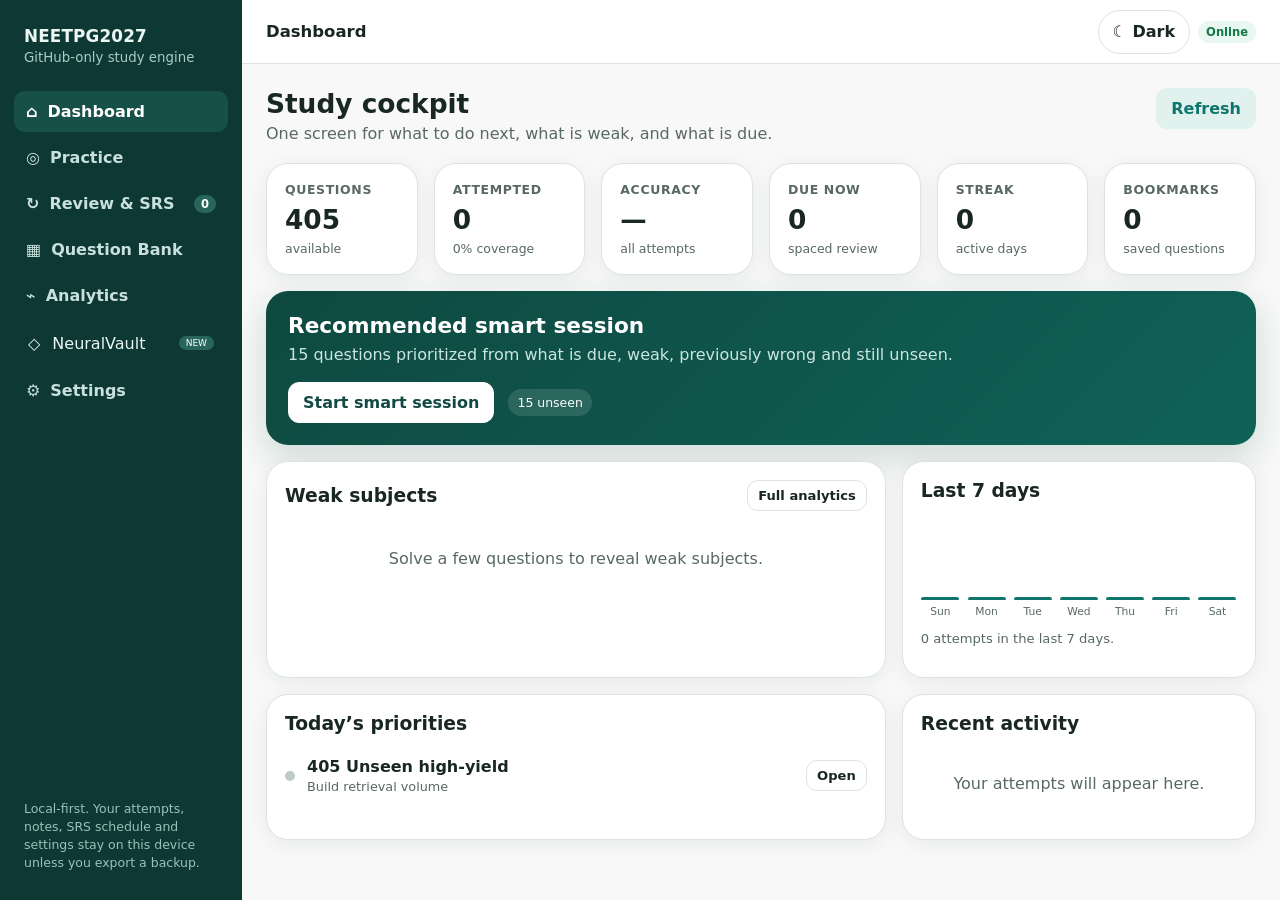
<file: index.html>
<!doctype html>
<html lang="en">
<head>
  <meta charset="utf-8">
  <meta name="viewport" content="width=device-width,initial-scale=1,viewport-fit=cover">
  <meta name="theme-color" content="#0f544b">
  <meta name="apple-mobile-web-app-capable" content="yes">
  <meta name="apple-mobile-web-app-status-bar-style" content="default">
  <meta name="apple-mobile-web-app-title" content="NEETPG2027">
  <title>NEETPG2027 Study Engine</title>
  <link rel="manifest" href="manifest.webmanifest">
  <link rel="apple-touch-icon" href="assets/app-icon.svg">
  <link rel="stylesheet" href="assets/app.css">
<style>.nav-vault-link{display:flex;align-items:center;gap:12px;width:100%;min-height:44px;padding:0 14px;border-radius:10px;color:inherit;text-decoration:none}.nav-vault-link:hover{background:var(--surface-2,#eef4f2)}.nav-vault-link .badge{margin-left:auto;font-size:9px}.review-subnav{display:flex;gap:8px;flex-wrap:wrap;margin:0 0 16px}.review-subnav .chip{min-width:112px}.review-stats{grid-template-columns:repeat(4,1fr)!important}@media(max-width:850px){.review-stats{grid-template-columns:repeat(2,1fr)!important}}</style>
</head>
<body>
<div class="mobile-overlay" id="mobileOverlay"></div>
<div class="app">
  <aside class="sidebar" id="sidebar">
    <div class="brand"><strong>NEETPG2027</strong><small>GitHub-only study engine</small></div>
    <nav class="nav">
      <button class="active" data-view="dashboard">⌂ <span>Dashboard</span></button>
      <button data-view="practice">◎ <span>Practice</span></button>
      <button data-view="review">↻ <span>Review & SRS</span><span class="badge" id="navDue">0</span></button>
      <button data-view="bank">▦ <span>Question Bank</span></button>
      <button data-view="analytics">⌁ <span>Analytics</span></button>
      <a class="nav-vault-link" href="neuralvault/">◇ <span>NeuralVault</span><span class="badge">NEW</span></a>
      <button data-view="settings">⚙ <span>Settings</span></button>
    </nav>
    <div class="sidebar-footer">Local-first. Your attempts, notes, SRS schedule and settings stay on this device unless you export a backup.</div>
  </aside>

  <main class="main">
    <header class="topbar">
      <button class="btn icon menu-btn" id="menuBtn" aria-label="Menu">☰</button>
      <h1 id="topTitle">Dashboard</h1>
      <div class="spacer"></div>
      <div class="top-actions">
        <button class="btn theme-toggle" id="themeToggle" type="button" aria-label="Switch to dark mode" aria-pressed="false">☾ Dark</button>
        <span class="tag hide-mobile" id="offlineBadge">Online</span>
      </div>
    </header>

    <div class="content">
      <section class="view active" id="view-dashboard">
        <div class="page-head"><div><h2>Study cockpit</h2><p>One screen for what to do next, what is weak, and what is due.</p></div><button class="btn soft" id="refreshDashboard">Refresh</button></div>
        <div class="grid stats">
          <div class="card stat-card"><span class="stat-label">Questions</span><strong class="stat-number" id="statTotal">100</strong><span class="stat-note">available</span></div>
          <div class="card stat-card"><span class="stat-label">Attempted</span><strong class="stat-number" id="statAttempted">0</strong><span class="stat-note" id="statCoverage">0% coverage</span></div>
          <div class="card stat-card"><span class="stat-label">Accuracy</span><strong class="stat-number" id="statAccuracy">—</strong><span class="stat-note">all attempts</span></div>
          <div class="card stat-card"><span class="stat-label">Due now</span><strong class="stat-number" id="statDue">0</strong><span class="stat-note">spaced review</span></div>
          <div class="card stat-card"><span class="stat-label">Streak</span><strong class="stat-number" id="statStreak">0</strong><span class="stat-note">active days</span></div>
          <div class="card stat-card"><span class="stat-label">Bookmarks</span><strong class="stat-number" id="statBookmarks">0</strong><span class="stat-note">saved questions</span></div>
        </div>

        <div class="card hero" style="margin-top:16px">
          <h3>Recommended smart session</h3>
          <p id="smartDescription">Building a queue from due reviews, previous mistakes, weak subjects and unseen high-yield questions.</p>
          <div class="hero-row"><button class="btn primary" id="startSmart">Start smart session</button><div class="hero-mix" id="smartMix"></div></div>
        </div>

        <div class="grid two" style="margin-top:16px">
          <div class="card"><div class="section-title" style="margin-top:0"><h3>Weak subjects</h3><button class="btn small" data-view-jump="analytics">Full analytics</button></div><div id="weakSubjects" class="bar-list"></div></div>
          <div class="card"><h3>Last 7 days</h3><div id="activityChart" class="activity"></div><p class="muted small" id="activityCaption"></p></div>
        </div>
        <div class="grid two" style="margin-top:16px">
          <div class="card"><h3>Today’s priorities</h3><div id="todayPlan" class="list"></div></div>
          <div class="card"><h3>Recent activity</h3><div id="recentActivity" class="list"></div></div>
        </div>
      </section>

      <section class="view" id="view-practice">
        <div class="page-head"><div><h2>Practice</h2><p>Build a targeted session or let the adaptive queue decide.</p></div></div>
        <div class="card" id="practiceSetup">
          <div class="section-title" style="margin-top:0"><h3>Session builder</h3><div class="chips" id="presetChips"><button class="chip" data-preset="rapid">Rapid 15</button><button class="chip" data-preset="inicet">INI-CET 25</button><button class="chip" data-preset="errors">Error drill</button><button class="chip" data-preset="grand">100 Q mock</button></div></div>
          <div class="form-grid">
            <div class="field"><label>Mode</label><select id="pMode"><option value="smart">Smart adaptive</option><option value="unseen">New / unseen</option><option value="due">Due review</option><option value="incorrect">Incorrect</option><option value="bookmarked">Bookmarked</option><option value="all">All questions</option></select></div>
            <div class="field"><label>Subject</label><select id="pSubject"><option value="all">All subjects</option></select></div>
            <div class="field"><label>Topic</label><select id="pTopic"><option value="all">All topics</option></select></div>
            <div class="field"><label>Difficulty</label><select id="pDifficulty"><option value="all">Any</option><option value="1">Easy</option><option value="2">Medium</option><option value="3">Hard</option></select></div>
            <div class="field"><label>Clinical</label><select id="pClinical"><option value="all">Any</option><option value="yes">Clinical only</option><option value="no">Non-clinical</option></select></div>
            <div class="field"><label>Integrated</label><select id="pIntegrated"><option value="all">Any</option><option value="yes">Integrated only</option><option value="no">Single-subject</option></select></div>
            <div class="field"><label>Questions</label><select id="pCount"><option>5</option><option>10</option><option selected>15</option><option>25</option><option>50</option><option>100</option></select></div>
            <div class="field"><label>Feedback</label><select id="pFeedback"><option value="instant">Instant explanation</option><option value="exam">Exam mode, review later</option></select></div>
            <div class="field"><label>Timer</label><select id="pTimer"><option value="off">Off</option><option value="question">Per question</option><option value="session">Whole session</option></select></div>
            <div class="field"><label>Seconds / question</label><input id="pSeconds" type="number" min="10" max="600" value="60"></div>
            <div class="field"><label>Order</label><select id="pOrder"><option value="adaptive">Adaptive priority</option><option value="random">Random</option><option value="weakest">Weakest first</option></select></div>
            <div class="field"><label>Options</label><select id="pShuffle"><option value="default">Use preference</option><option value="yes">Shuffle options</option><option value="no">Keep original</option></select></div>
          </div>
          <div style="margin-top:16px;display:flex;gap:10px;flex-wrap:wrap"><button class="btn primary" id="startCustom">Start session</button><button class="btn" id="savePreset">Save as preset</button><select class="btn" id="savedPresets"><option value="">Saved presets…</option></select></div>
        </div>

        <div class="practice-shell hidden" id="practiceShell">
          <div class="card question-card">
            <div class="q-top"><span class="tag" id="qProgress">1 / 15</span><span class="tag" id="qSubject"></span><span class="tag" id="qTopic"></span><span class="tag" id="qDifficulty"></span><span class="spacer"></span><span class="tag" id="qTimer">00:00</span></div>
            <div class="progress-track"><div class="progress-fill" id="qProgressFill"></div></div>
            <h3 class="stem" id="qStem"></h3>
            <div class="options" id="qOptions"></div>
            <div class="q-actions">
              <div class="q-tools"><button class="btn small" id="qBookmark">☆ Bookmark</button><button class="btn small" id="qFlag">⚑ Flag</button><button class="btn small" id="qEliminate">Eliminate mode</button><button class="btn small" id="qSkip">Skip</button></div>
              <div class="confidence"><span class="small muted">Confidence</span><button data-confidence="1">1</button><button data-confidence="2">2</button><button data-confidence="3">3</button><button data-confidence="4">4</button><button data-confidence="5">5</button></div>
              <button class="btn primary" id="qSubmit">Lock answer</button>
            </div>
            <div class="feedback hidden" id="qFeedback">
              <div class="feedback-head"><span class="tag" id="feedbackTag"></span><h3 id="feedbackTitle"></h3></div>
              <p id="feedbackExplanation"></p><p class="muted small" id="feedbackReference"></p>
              <div class="form-grid" style="grid-template-columns:1fr 2fr;margin-top:12px">
                <div class="field"><label>Mistake category</label><select id="mistakeCategory"><option value="">Not applicable / choose</option><option>Knowledge gap</option><option>Forgot fact</option><option>Confused options</option><option>Misread stem</option><option>Overthinking</option><option>Guessing</option><option>Time pressure</option><option>Calculation error</option><option>Other</option></select></div>
                <div class="field"><label>One-line note</label><input id="attemptNote" placeholder="What should future-you remember?"></div>
              </div>
              <div class="note-box"><textarea id="questionNote" placeholder="Personal note for this question…"></textarea></div>
              <div class="review-buttons" aria-label="Optional review rating"><button class="btn" data-rating="again">Again</button><button class="btn" data-rating="hard">Hard</button><button class="btn" data-rating="good">Good</button><button class="btn" data-rating="easy">Easy</button></div>
              <div style="display:flex;justify-content:flex-end;margin-top:12px"><button class="btn primary" id="qNext">Next question</button></div>
            </div>
          </div>
        </div>

        <div class="card hidden session-summary" id="sessionSummary">
          <div class="score-ring" id="scoreRing" style="--score:0deg"><strong id="summaryScore">0%</strong></div>
          <h3>Session complete</h3><p class="muted" id="summaryText"></p>
          <div class="chips" id="summaryChips" style="justify-content:center;margin:14px 0"></div>
          <div style="display:flex;justify-content:center;gap:10px;flex-wrap:wrap"><button class="btn primary" id="reviewSession">Review answers</button><button class="btn" id="newSession">New session</button></div>
        </div>
      </section>

      <section class="view" id="view-review">
        <div class="page-head"><div><h2>Review & spaced repetition</h2><p>Due cards, persistent errors, notes and bookmarks in one retrieval queue.</p></div><button class="btn primary" id="startDue">Start due review</button></div>
        <div class="review-subnav" role="tablist" aria-label="Revision views">
          <button class="chip active" id="reviewTabQuick" type="button" role="tab" aria-selected="true" aria-controls="reviewPanelQuick" tabindex="0" data-review-tab="quick">Quick Revise</button>
          <button class="chip" id="reviewTabBookmarks" type="button" role="tab" aria-selected="false" aria-controls="reviewPanelBookmarks" tabindex="-1" data-review-tab="bookmarks">Bookmarks</button>
          <button class="chip" id="reviewTabNotes" type="button" role="tab" aria-selected="false" aria-controls="reviewPanelNotes" tabindex="-1" data-review-tab="notes">Notes</button>
        </div>
        <div id="reviewPanelQuick" role="tabpanel" aria-labelledby="reviewTabQuick" data-review-panel="quick">
          <div class="grid stats review-stats">
            <div class="card stat-card"><span class="stat-label">Due</span><strong class="stat-number" id="reviewDue">0</strong></div>
            <div class="card stat-card"><span class="stat-label">Incorrect to recover</span><strong class="stat-number" id="reviewIncorrect">0</strong></div>
            <div class="card stat-card"><span class="stat-label">Bookmarked</span><strong class="stat-number" id="reviewBookmarks">0</strong></div>
            <div class="card stat-card"><span class="stat-label">Notes</span><strong class="stat-number" id="reviewNotes">0</strong></div>
          </div>
          <div class="grid two" style="margin-top:16px"><div class="card"><h3>Due now</h3><div id="dueList" class="list"></div></div><div class="card"><h3>Incorrect to recover</h3><p class="muted small">Repeated errors stay here until you demonstrate recovery with consecutive correct recalls.</p><div id="wrongList" class="list"></div></div></div>
        </div>
        <div class="hidden" id="reviewPanelBookmarks" role="tabpanel" aria-labelledby="reviewTabBookmarks" aria-hidden="true" data-review-panel="bookmarks"><div class="card"><h3>Bookmarks</h3><p class="muted small">Saved questions ready for targeted retrieval.</p><div id="bookmarkList" class="list"></div></div></div>
        <div class="hidden" id="reviewPanelNotes" role="tabpanel" aria-labelledby="reviewTabNotes" aria-hidden="true" data-review-panel="notes"><div class="card"><h3>My notes</h3><p class="muted small">Personal recall cues attached to questions.</p><div id="notesList" class="list"></div></div></div>
      </section>

      <section class="view" id="view-bank">
        <div class="page-head"><div><h2>Question bank</h2><p>Search, filter, inspect, import and launch a session from any subset.</p></div><div style="display:flex;gap:8px;flex-wrap:wrap"><label class="btn file-btn">Import JSON<input type="file" id="customImport" accept="application/json,.json"></label><button class="btn primary" id="practiceFiltered">Practice filtered</button></div></div>
        <div class="card">
          <div class="bank-toolbar"><input id="bankSearch" placeholder="Search stem, subject or topic…"><select id="bankSubject"><option value="all">All subjects</option></select><select id="bankStatus"><option value="all">Any status</option><option value="unseen">Unseen</option><option value="correct">Correct</option><option value="incorrect">Incorrect</option><option value="bookmarked">Bookmarked</option><option value="due">Due</option></select><select id="bankDifficulty"><option value="all">Any difficulty</option><option value="1">Easy</option><option value="2">Medium</option><option value="3">Hard</option></select></div>
          <div class="small muted" id="bankCount"></div>
          <div style="overflow:auto"><table class="question-table"><thead><tr><th>Question</th><th>Subject</th><th>Topic</th><th>Status</th><th></th></tr></thead><tbody id="bankBody"></tbody></table></div>
        </div>
      </section>

      <section class="view" id="view-analytics">
        <div class="page-head"><div><h2>Analytics</h2><p>Find where marks are leaking, not just how many questions you solved.</p></div></div>
        <div class="analytics-grid">
          <div class="card"><h3>Accuracy by subject</h3><div id="subjectBars" class="bar-list"></div></div>
          <div class="card"><h3>Error causes</h3><div id="mistakeBars" class="bar-list"></div></div>
          <div class="card"><h3>Difficulty performance</h3><div id="difficultyBars" class="bar-list"></div></div>
          <div class="card"><h3>Confidence calibration</h3><div id="confidenceBars" class="bar-list"></div></div>
        </div>
        <div class="grid two" style="margin-top:16px"><div class="card"><h3>What to revise next</h3><div id="nextTopics" class="list"></div></div><div class="card"><h3>Session history</h3><div id="sessionHistory" class="list"></div></div></div>
      </section>

      <section class="view" id="view-settings">
        <div class="page-head"><div><h2>Settings</h2><p>Customize the study engine and control your local data.</p></div><button class="btn primary" id="saveSettings">Save settings</button></div>
        <div class="settings-grid">
          <div class="card"><h3>Appearance</h3><div class="form-grid" style="grid-template-columns:1fr 1fr"><div class="field"><label>Theme</label><select id="sTheme"><option value="system">System</option><option value="light">Light</option><option value="dark">Dark</option></select></div><div class="field"><label>Accent</label><select id="sAccent"><option value="green">Clinical green</option><option value="blue">Blue</option><option value="purple">Purple</option><option value="amber">Amber</option></select></div><div class="field"><label>Density</label><select id="sDensity"><option value="comfortable">Comfortable</option><option value="compact">Compact</option></select></div><div class="field"><label>Font size</label><select id="sFont"><option value="15">Small</option><option value="16">Default</option><option value="17">Large</option><option value="18">Extra large</option></select></div></div><div style="margin-top:14px"><button class="btn" id="shortcutsBtn" title="Keyboard shortcuts">⌨ Keyboard shortcuts</button></div></div>
          <div class="card"><h3>Practice defaults</h3><div class="form-grid" style="grid-template-columns:1fr 1fr"><div class="field"><label>Default mode</label><select id="sDefaultMode"><option value="smart">Smart</option><option value="unseen">Unseen</option><option value="due">Due</option><option value="incorrect">Incorrect</option><option value="all">All</option></select></div><div class="field"><label>Default count</label><select id="sDefaultCount"><option>5</option><option>10</option><option>15</option><option>25</option><option>50</option></select></div></div><div class="switch-row"><div><strong>Shuffle answer options</strong><small>Randomize option order for each question.</small></div><button class="switch" id="sShuffle"></button></div><div class="switch-row"><div><strong>Show subject labels</strong><small>Hide them for more exam-like practice.</small></div><button class="switch" id="sLabels"></button></div><div class="switch-row"><div><strong>Auto-open explanation</strong><small>After locking an answer in instant mode.</small></div><button class="switch" id="sAutoExplain"></button></div></div>
          <div class="card"><h3>Data backup</h3><p class="muted small">Export everything before clearing Safari data or switching devices.</p><div style="display:flex;gap:8px;flex-wrap:wrap"><button class="btn primary" id="exportBackup">Export backup</button><label class="btn file-btn">Import backup<input type="file" id="importBackup" accept="application/json,.json"></label></div><div class="callout small" style="margin-top:14px">GitHub Pages does not sync progress between devices. Backup/restore is the portable sync path in this serverless version.</div></div>
          <div class="card"><h3>Offline & app install</h3><p class="muted small">The service worker caches the interface and bundled question bank after first load.</p><div style="display:flex;gap:8px;flex-wrap:wrap"><button class="btn primary" id="installPwa">Install app</button><button class="btn" id="cacheRefresh">Refresh offline cache</button></div><p class="small muted" id="installHint">On iPad Safari, use Share → Add to Home Screen if the install button is unavailable.</p></div>
          <div class="card"><h3>Danger zone</h3><p class="muted small">Resetting local data affects only this browser. Account deletion is separate and removes your sign-in account plus cloud-synced data.</p><div class="danger-action"><div><strong>Reset local study data</strong><small>Removes local attempts, notes, bookmarks, custom questions, SRS schedule and core settings. NeuralVault notes and exported backups are preserved.</small></div><button class="btn danger" id="resetAll">Reset local study data</button></div><div class="danger-action account-delete-action" id="accountDeleteAction" hidden><div><strong>Delete account</strong><small>Permanently deletes your sign-in account, cloud-synced study progress and server-stored mock history. Local data on this device stays unless you reset it separately.</small></div><button class="btn danger" id="deleteAccountBtn" type="button">Delete account</button></div></div>
        </div>
      </section>
    </div>
  </main>
</div>

<div class="modal-backdrop" id="shortcutsModal"><div class="modal"><div class="modal-head"><h3>Keyboard shortcuts</h3><button class="btn icon" id="closeShortcuts">×</button></div><div class="list"><div class="list-item"><span class="kbd">1–4</span><div>Choose answer option</div></div><div class="list-item"><span class="kbd">Enter</span><div>Submit / next</div></div><div class="list-item"><span class="kbd">B</span><div>Toggle bookmark</div></div><div class="list-item"><span class="kbd">F</span><div>Toggle flag</div></div><div class="list-item"><span class="kbd">E</span><div>Toggle eliminate mode</div></div></div></div></div>

<div class="modal-backdrop account-delete-modal" id="deleteAccountModal" role="dialog" aria-modal="true" aria-labelledby="deleteAccountTitle" aria-describedby="deleteAccountDescription">
  <div class="modal">
    <div class="modal-head"><div><h3 id="deleteAccountTitle">Delete account permanently?</h3><p id="deleteAccountDescription">This cannot be undone.</p></div><button class="btn icon" id="deleteAccountClose" type="button" aria-label="Close delete account dialog">×</button></div>
    <div class="account-delete-warning">
      <strong>Your cloud account and synced data will be deleted.</strong>
      <p>Cloud study progress, settings and server-stored mock history will be removed. Local study data and NeuralVault notes on this device are not deleted.</p>
    </div>
    <p class="small muted">Before deleting, consider exporting a local backup from the backup section above.</p>
    <div class="field"><label for="deleteAccountConfirm">Type your account email to confirm</label><input id="deleteAccountConfirm" type="email" autocomplete="off" spellcheck="false" placeholder="you@example.com"></div>
    <p class="auth-error" id="deleteAccountError" role="alert"></p>
    <div class="account-delete-actions"><button class="btn" id="deleteAccountCancel" type="button">Cancel</button><button class="btn danger" id="deleteAccountConfirmBtn" type="button" disabled>Delete my account</button></div>
  </div>
</div>
<div class="toast" id="toast"></div>
<script src="assets/app.js" defer></script>
<script src="assets/review-hotfix.js" defer></script>
</body>
</html>
</file>
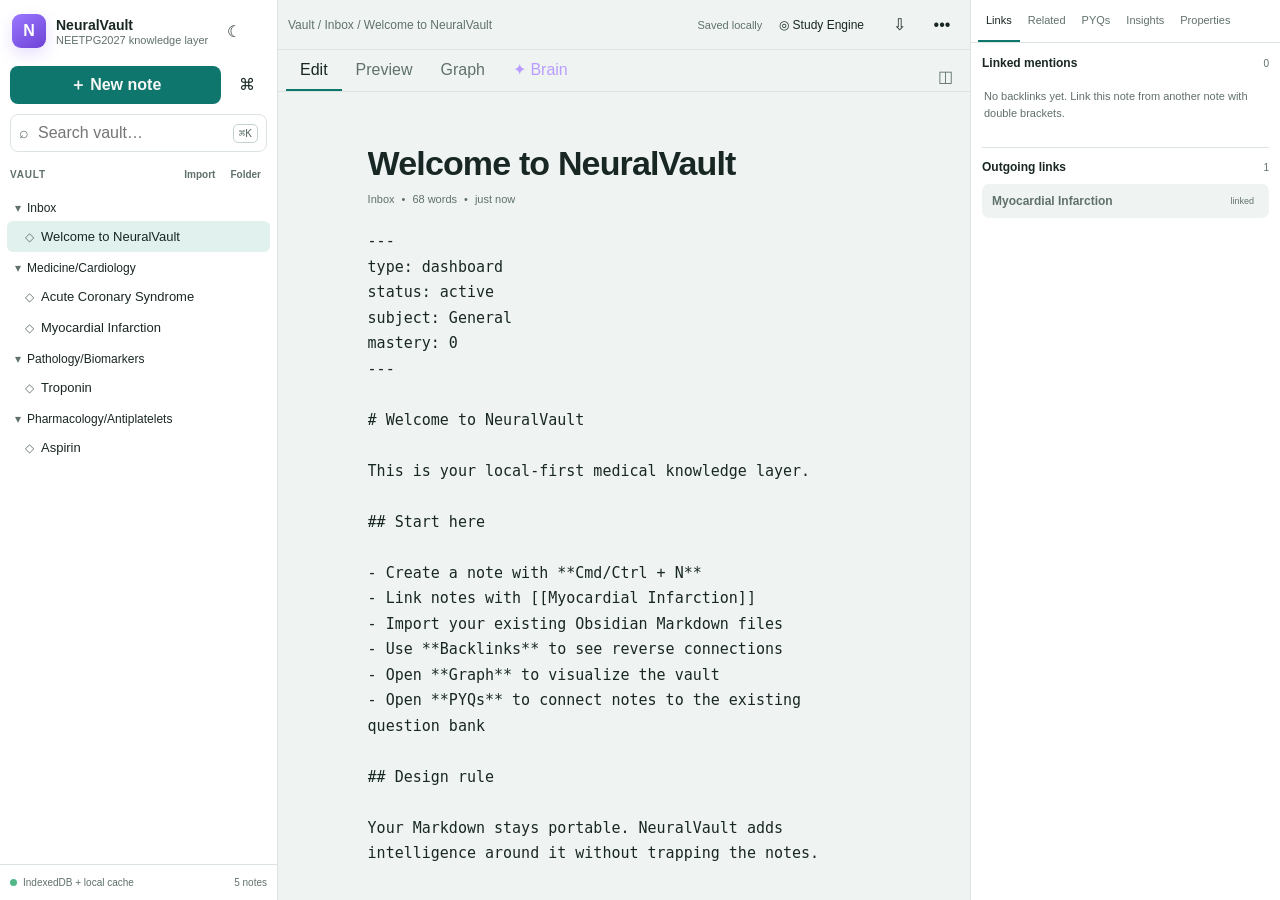
<file: neuralvault/index.html>
<!doctype html>
<html lang="en">
<head>
  <meta charset="utf-8">
  <meta name="viewport" content="width=device-width,initial-scale=1,viewport-fit=cover">
  <meta name="theme-color" content="#171717">
  <meta name="apple-mobile-web-app-capable" content="yes">
  <title>NeuralVault · NEETPG2027</title>
  <link rel="stylesheet" href="vault.css">
</head>
<body>
<div class="app" id="app">
  <aside class="sidebar" id="sidebar">
    <div class="brand-row">
      <a class="brand" href="../" aria-label="Back to NEETPG2027">
        <span class="brand-mark">N</span>
        <span><strong>NeuralVault</strong><small>NEETPG2027 knowledge layer</small></span>
      </a>
      <button class="icon-btn mobile-only" id="closeSidebar" aria-label="Close sidebar">×</button>
    </div>

    <div class="sidebar-actions">
      <button class="primary-btn" id="newNoteBtn">＋ New note</button>
      <button class="icon-btn" id="commandBtn" title="Command palette">⌘</button>
    </div>

    <label class="search-box">
      <span>⌕</span>
      <input id="searchInput" type="search" placeholder="Search vault…" autocomplete="off">
      <kbd>⌘K</kbd>
    </label>

    <div class="sidebar-section-head">
      <span>VAULT</span>
      <div>
        <button class="mini-btn" id="importFilesBtn" title="Import Markdown files">Import</button>
        <button class="mini-btn" id="importFolderBtn" title="Import Obsidian folder">Folder</button>
      </div>
    </div>

    <input id="fileImport" type="file" accept=".md,text/markdown" multiple hidden>
    <input id="folderImport" type="file" accept=".md,text/markdown" webkitdirectory directory multiple hidden>
    <input id="backupImport" type="file" accept=".json,application/json" hidden>

    <div class="file-tree" id="fileTree" aria-label="Vault notes"></div>

    <div class="sidebar-footer">
      <div><span class="status-dot"></span><span id="storageStatus">Local vault</span></div>
      <span id="noteCount">0 notes</span>
    </div>
  </aside>

  <div class="sidebar-scrim" id="sidebarScrim"></div>

  <main class="workspace">
    <header class="topbar">
      <button class="icon-btn mobile-only" id="openSidebar" aria-label="Open sidebar">☰</button>
      <div class="breadcrumbs" id="breadcrumbs">Vault / Inbox</div>
      <div class="top-spacer"></div>
      <span class="save-state" id="saveState">Saved locally</span>
      <a class="study-link" href="../">◎ Study Engine</a>
      <button class="icon-btn" id="exportBtn" title="Export vault">⇩</button>
      <button class="icon-btn" id="moreBtn" title="Note actions">•••</button>
    </header>

    <div class="tabbar" role="tablist" aria-label="Workspace view">
      <button class="tab active" data-view="editor" role="tab">Edit</button>
      <button class="tab" data-view="preview" role="tab">Preview</button>
      <button class="tab" data-view="graph" role="tab">Graph</button>
      <button class="tab brain-tab" data-view="brain" role="tab">✦ Brain</button>
      <div class="tab-spacer"></div>
      <button class="icon-btn subtle" id="toggleRight" title="Toggle context panel">◫</button>
    </div>

    <section class="editor-view active" id="view-editor">
      <div class="note-header">
        <input id="titleInput" class="note-title" value="" aria-label="Note title" spellcheck="false">
        <div class="note-meta">
          <span id="pathLabel">Inbox</span><span>•</span><span id="wordCount">0 words</span><span>•</span><span id="updatedLabel">just now</span>
        </div>
      </div>
      <textarea id="editor" class="markdown-editor" spellcheck="true" aria-label="Markdown editor"></textarea>
    </section>

    <section class="preview-view" id="view-preview">
      <article class="markdown-preview" id="preview"></article>
    </section>

    <section class="graph-view" id="view-graph">
      <div class="graph-toolbar">
        <div><strong id="graphTitle">Knowledge graph</strong><span id="graphStats">0 nodes · 0 links</span></div>
        <div class="graph-controls">
          <select id="graphMode" aria-label="Graph mode">
            <option value="knowledge">Links</option>
            <option value="mastery">Mastery</option>
          </select>
          <label><input type="checkbox" id="graphCurrentOnly"> Current neighborhood</label>
        </div>
      </div>
      <div class="graph-legend" id="graphLegend" hidden>
        <span><i class="legend-dot weak"></i>Weak</span>
        <span><i class="legend-dot building"></i>Building</span>
        <span><i class="legend-dot strong"></i>Strong</span>
        <span><i class="legend-dot mastered"></i>Mastered</span>
        <span><i class="legend-dot unmeasured"></i>Unmeasured</span>
      </div>
      <svg id="graphSvg" viewBox="0 0 1200 760" role="img" aria-label="Knowledge graph"></svg>
    </section>

    <section class="brain-view" id="view-brain">
      <div class="brain-shell">
        <header class="brain-head">
          <div>
            <span class="brain-kicker">GROUNDED LOCAL BRAIN</span>
            <h1>Ask your vault</h1>
            <p>Answers are assembled from your notes, PYQs and study evidence. Missing facts stay missing instead of being invented.</p>
          </div>
          <div class="brain-head-actions">
            <select id="brainProvider" aria-label="Brain provider">
              <option value="local">Local evidence</option>
            </select>
            <select id="brainScope" aria-label="Brain scope">
              <option value="vault">Whole vault</option>
              <option value="current">Current note</option>
            </select>
            <button id="brainProviderBtn" type="button">Provider</button>
            <button id="brainClear" type="button">Clear</button>
          </div>
        </header>

        <div class="brain-context-strip">
          <span>Current note</span>
          <strong id="brainCurrentNote">—</strong>
          <i></i>
          <span id="brainEvidenceState">Notes + cached PYQs</span>
        </div>

        <div class="brain-suggestions" id="brainSuggestions">
          <button type="button" data-brain-prompt="What should I study next?">Next study target</button>
          <button type="button" data-brain-prompt="What is missing from this note?">Audit current note</button>
          <button type="button" data-brain-prompt="Which PYQs test this concept?">PYQ evidence</button>
          <button type="button" data-brain-prompt="Explain this concept using my vault.">Explain from vault</button>
          <button type="button" data-brain-prompt="Connect this concept across subjects.">Cross-subject links</button>
          <button type="button" data-brain-prompt="Generate recall cards from this note.">Recall cards</button>
          <button type="button" data-brain-prompt="Improve the structure of this note safely.">Safe note patch</button>
        </div>

        <div class="brain-thread" id="brainThread">
          <div class="brain-empty">
            <div class="brain-orb">✦</div>
            <strong>NeuralVault Brain</strong>
            <p>Ask a question. Local mode retrieves evidence and cites the exact notes/PYQs it used.</p>
          </div>
        </div>

        <form class="brain-composer" id="brainForm">
          <textarea id="brainInput" rows="2" placeholder="Ask about a topic, find gaps, or ask what to revise next…" aria-label="Ask NeuralVault Brain"></textarea>
          <div class="brain-composer-row">
            <span id="brainModeLabel">Local evidence mode · no API key</span>
            <div>
              <button type="button" id="brainCopyPrompt" class="secondary-brain-btn" hidden>Copy model prompt</button>
              <button type="submit" id="brainAskBtn">Ask ✦</button>
            </div>
          </div>
        </form>
      </div>
    </section>
  </main>

  <aside class="context-panel" id="contextPanel">
    <div class="context-tabs">
      <button class="context-tab active" data-context="backlinks">Links</button>
      <button class="context-tab" data-context="related">Related</button>
      <button class="context-tab" data-context="medical">PYQs</button>
      <button class="context-tab" data-context="intelligence">Insights</button>
      <button class="context-tab" data-context="properties">Properties</button>
    </div>

    <section class="context-view active" id="context-backlinks">
      <div class="context-head"><strong>Linked mentions</strong><span id="backlinkCount">0</span></div>
      <div id="backlinks" class="context-list"></div>
      <div class="context-head context-subhead"><strong>Outgoing links</strong><span id="outgoingCount">0</span></div>
      <div id="outgoingLinks" class="context-list"></div>
    </section>

    <section class="context-view" id="context-related">
      <div class="context-head"><strong>Smart connections</strong><span>offline</span></div>
      <p class="context-help">Related notes are ranked locally from shared terms. No note content leaves this device.</p>
      <div id="relatedNotes" class="context-list"></div>
    </section>

    <section class="context-view" id="context-medical">
      <div class="context-head"><strong>Matched PYQs</strong><span id="medicalCount">…</span></div>
      <p class="context-help" id="medicalSummary">Loading the existing NEET-PG question bank…</p>
      <div id="medicalQuestions" class="context-list"></div>
      <a class="medical-open-all" id="medicalOpenAll" href="../">Open matching questions in Study Engine →</a>
    </section>

    <section class="context-view" id="context-intelligence">
      <div class="context-head"><strong>Learning intelligence</strong><span id="insightBand">…</span></div>
      <p class="context-help">Scores use your matched PYQ attempts. They are study evidence, not a medical-knowledge claim.</p>
      <div class="insight-metrics" id="insightMetrics"></div>
      <div class="insight-action" id="insightAction"></div>
      <div class="context-head context-subhead"><strong>Evidence search</strong><span>local-first</span></div>
      <form class="vault-query" id="vaultQueryForm">
        <input id="vaultQuery" type="search" placeholder="e.g. nephrotic syndrome treatment" autocomplete="off">
        <button type="submit">Search</button>
      </form>
      <div class="evidence-summary" id="evidenceSummary">Search your notes and the bundled PYQ corpus together.</div>
      <div id="evidenceResults" class="context-list"></div>
      <button class="copy-context-btn" id="copyContextBtn" type="button" hidden>Copy evidence bundle for AI</button>
    </section>

    <section class="context-view" id="context-properties">
      <div class="context-head"><strong>Properties</strong><span>YAML</span></div>
      <div id="properties" class="properties"></div>
    </section>
  </aside>
</div>

<div class="palette-backdrop" id="paletteBackdrop" hidden>
  <div class="palette" role="dialog" aria-modal="true" aria-label="Command palette">
    <div class="palette-search">
      <span>⌘</span><input id="paletteInput" placeholder="Type a command or note…" autocomplete="off"><kbd>Esc</kbd>
    </div>
    <div id="paletteResults" class="palette-results"></div>
  </div>
</div>

<div class="menu" id="noteMenu" hidden>
  <button data-action="download-note">Download .md</button>
  <button data-action="export-folder">Write vault to folder</button>
  <button data-action="import-backup">Restore JSON backup</button>
  <button data-action="history-note">Version history</button>
  <button data-action="duplicate-note">Duplicate note</button>
  <button data-action="delete-note" class="danger-text">Delete note</button>
</div>

<div class="history-backdrop" id="historyBackdrop" hidden>
  <div class="history-modal" role="dialog" aria-modal="true" aria-label="Note version history">
    <div class="history-head">
      <div><strong>Version history</strong><span id="historyNoteTitle"></span></div>
      <button class="icon-btn" id="closeHistory" aria-label="Close version history">×</button>
    </div>
    <div id="historyList" class="history-list"></div>
  </div>
</div>

<div class="brain-settings-backdrop" id="brainSettingsBackdrop" hidden>
  <div class="brain-settings-modal" role="dialog" aria-modal="true" aria-label="Brain provider setup">
    <div class="history-head">
      <div><strong>Brain provider setup</strong><span>No API keys are stored in this browser.</span></div>
      <button class="icon-btn" id="closeBrainSettings" aria-label="Close provider setup">×</button>
    </div>
    <label class="brain-setting-field">
      <span>Backend URL</span>
      <input id="brainBackendUrl" type="url" placeholder="https://your-api.example.com">
      <small>Use the FastAPI deployment that holds your provider keys. Leave blank for local-only mode.</small>
    </label>
    <label class="brain-setting-field">
      <span>Gateway token</span>
      <input id="brainGatewayToken" type="password" autocomplete="off" placeholder="NeuralVault gateway token">
      <small>This is not a provider API key. It is stored only for this browser session and protects your server-side model quota.</small>
    </label>
    <div class="brain-settings-status" id="brainSettingsStatus">Local evidence mode is always available.</div>
    <div class="brain-settings-actions">
      <button type="button" id="brainTestBackend">Test connection</button>
      <button type="button" id="brainSaveBackend" class="primary-btn">Save</button>
    </div>
  </div>
</div>

<div class="patch-backdrop" id="patchBackdrop" hidden>
  <div class="patch-modal" role="dialog" aria-modal="true" aria-label="Safe note patch preview">
    <div class="history-head">
      <div><strong>Safe patch preview</strong><span id="patchNoteTitle"></span></div>
      <button class="icon-btn" id="closePatch" aria-label="Close patch preview">×</button>
    </div>
    <div id="patchChanges" class="patch-changes"></div>
    <div class="patch-columns">
      <div><span>Before</span><pre id="patchBefore"></pre></div>
      <div><span>After</span><pre id="patchAfter"></pre></div>
    </div>
    <div class="brain-settings-actions">
      <button type="button" id="cancelPatch">Cancel</button>
      <button type="button" id="applyPatch" class="primary-btn">Apply patch</button>
    </div>
  </div>
</div>

<div class="toast" id="toast" role="status" aria-live="polite"></div>
<script src="vault-db.js" defer></script>
<script src="medical.js" defer></script>
<script src="intelligence.js" defer></script>
<script src="brain.js" defer></script>
<script src="provider.js" defer></script>
<script src="vault.js" defer></script>
<script src="theme.js"></script></body>
</html>
</file>
<file: assets/app.css>
:root{--bg:#f4f7f6;--surface:#fff;--surface2:#eef5f3;--text:#17211f;--muted:#667873;--line:#dce6e3;--accent:#0f544b;--accent2:#dff1ed;--good:#16794a;--goodbg:#e8f7ef;--bad:#a13a3a;--badbg:#fdecec;--warn:#96670d;--warnbg:#fff5d9;--shadow:0 8px 30px rgba(20,50,45,.07);--radius:16px;--font:16px;--sidebar:242px}*{box-sizing:border-box}html{font-size:var(--font)}body{margin:0;font-family:Inter,ui-sans-serif,system-ui,-apple-system,BlinkMacSystemFont,"Segoe UI",sans-serif;background:var(--bg);color:var(--text);min-height:100vh}button,input,select,textarea{font:inherit;color:inherit}button{cursor:pointer}a{color:inherit}.app{display:grid;grid-template-columns:var(--sidebar) minmax(0,1fr);min-height:100vh}.sidebar{position:sticky;top:0;height:100vh;background:#0d3833;color:#ecf7f4;padding:18px 14px;display:flex;flex-direction:column;gap:18px;z-index:30}.brand{padding:8px 10px}.brand strong{display:block;font-size:1.05rem;letter-spacing:.01em}.brand small{display:block;color:#a9ccc5;margin-top:4px}.nav{display:grid;gap:5px}.nav button{border:0;background:transparent;color:#c9e0dc;padding:11px 12px;text-align:left;border-radius:11px;display:flex;align-items:center;gap:10px;font-weight:650}.nav button:hover,.nav button.active{background:#165047;color:#fff}.nav .badge{margin-left:auto;background:#28665d;color:white;border-radius:999px;padding:2px 7px;font-size:.72rem}.sidebar-footer{margin-top:auto;padding:10px;font-size:.78rem;color:#9bc1ba;line-height:1.45}.main{min-width:0}.topbar{height:64px;position:sticky;top:0;background:color-mix(in srgb,var(--surface) 90%,transparent);backdrop-filter:blur(14px);border-bottom:1px solid var(--line);display:flex;align-items:center;gap:12px;padding:0 24px;z-index:20}.menu-btn{display:none}.topbar h1{font-size:1.03rem;margin:0}.topbar .spacer{flex:1}.top-actions{display:flex;align-items:center;gap:8px}.content{max-width:1320px;margin:0 auto;padding:24px}.view{display:none}.view.active{display:block}.page-head{display:flex;justify-content:space-between;align-items:flex-start;gap:18px;margin-bottom:20px}.page-head h2{margin:0 0 5px;font-size:1.65rem}.page-head p{margin:0;color:var(--muted)}.grid{display:grid;gap:16px}.grid.stats{grid-template-columns:repeat(6,minmax(0,1fr))}.grid.two{grid-template-columns:minmax(0,1.4fr) minmax(300px,.8fr)}.grid.three{grid-template-columns:repeat(3,minmax(0,1fr))}.card{background:var(--surface);border:1px solid var(--line);border-radius:var(--radius);box-shadow:var(--shadow);padding:18px}.card h3{margin:0 0 12px}.stat-card{min-height:112px;display:flex;flex-direction:column;justify-content:space-between}.stat-label{color:var(--muted);font-size:.78rem;font-weight:700;text-transform:uppercase;letter-spacing:.05em}.stat-number{font-size:1.65rem;font-weight:850}.stat-note{font-size:.78rem;color:var(--muted)}.hero{background:linear-gradient(135deg,#0e4941,#0f6257);color:#fff;border:0;box-shadow:0 12px 34px rgba(15,84,75,.18);padding:22px}.hero h3{font-size:1.35rem;margin-bottom:7px}.hero p{color:#cbe6e0;margin:0 0 18px;max-width:720px}.hero-row{display:flex;align-items:center;gap:14px;flex-wrap:wrap}.hero-mix{display:flex;gap:8px;flex-wrap:wrap}.hero-mix span{background:rgba(255,255,255,.12);padding:6px 9px;border-radius:999px;font-size:.78rem}.btn{border:1px solid var(--line);background:var(--surface);padding:10px 14px;border-radius:11px;font-weight:750}.btn:hover{filter:brightness(.98)}.btn.primary{background:var(--accent);color:#fff;border-color:var(--accent)}.hero .btn.primary{background:#fff;color:#124a43;border-color:#fff}.btn.soft{background:var(--accent2);color:var(--accent);border-color:transparent}.btn.danger{background:var(--badbg);color:var(--bad);border-color:transparent}.btn.icon{padding:8px 10px}.btn.small{padding:7px 10px;font-size:.82rem}.btn:disabled{opacity:.45;cursor:not-allowed}.form-grid{display:grid;grid-template-columns:repeat(4,minmax(0,1fr));gap:13px}.field label{display:block;font-size:.77rem;font-weight:750;color:var(--muted);margin-bottom:6px}.field select,.field input,.field textarea{width:100%;border:1px solid var(--line);background:var(--surface);padding:10px 11px;border-radius:10px;outline:none}.field select:focus,.field input:focus,.field textarea:focus{border-color:var(--accent);box-shadow:0 0 0 3px color-mix(in srgb,var(--accent) 12%,transparent)}.switch-row{display:flex;align-items:center;justify-content:space-between;gap:12px;padding:10px 0;border-bottom:1px solid var(--line)}.switch-row:last-child{border-bottom:0}.switch-row small{display:block;color:var(--muted);margin-top:2px}.switch{width:45px;height:26px;background:#ccd8d5;border-radius:999px;position:relative;border:0;padding:0;flex:0 0 auto}.switch:after{content:"";width:20px;height:20px;background:#fff;border-radius:50%;position:absolute;left:3px;top:3px;box-shadow:0 1px 4px #0002;transition:.2s}.switch.on{background:var(--accent)}.switch.on:after{left:22px}.chips{display:flex;gap:8px;flex-wrap:wrap}.chip{border:1px solid var(--line);background:var(--surface);border-radius:999px;padding:7px 11px;font-size:.8rem;font-weight:700}.chip.active{background:var(--accent2);border-color:color-mix(in srgb,var(--accent) 35%,var(--line));color:var(--accent)}.section-title{display:flex;align-items:center;justify-content:space-between;gap:12px;margin:22px 0 10px}.section-title h3{margin:0}.muted{color:var(--muted)}.small{font-size:.82rem}.tiny{font-size:.72rem}.empty{padding:28px;text-align:center;color:var(--muted)}.bar-list{display:grid;gap:10px}.bar-row{display:grid;grid-template-columns:130px minmax(0,1fr) 55px;gap:10px;align-items:center;font-size:.82rem}.bar-track{height:9px;background:var(--surface2);border-radius:999px;overflow:hidden}.bar-fill{height:100%;background:var(--accent);border-radius:999px}.bar-fill.bad{background:var(--bad)}.bar-fill.good{background:var(--good)}.activity{display:flex;align-items:end;gap:7px;height:105px;padding-top:10px}.activity-col{flex:1;display:flex;flex-direction:column;justify-content:end;align-items:center;gap:5px;height:100%}.activity-bar{width:100%;max-width:38px;background:var(--accent);border-radius:7px 7px 3px 3px;min-height:3px}.activity-col small{font-size:.67rem;color:var(--muted)}.list{display:grid;gap:8px}.list-item{display:flex;align-items:center;gap:12px;padding:11px 0;border-bottom:1px solid var(--line)}.list-item:last-child{border-bottom:0}.list-item .grow{min-width:0;flex:1}.list-item strong{display:block}.list-item p{margin:3px 0 0;color:var(--muted);font-size:.8rem;white-space:nowrap;overflow:hidden;text-overflow:ellipsis}.status-dot{width:10px;height:10px;border-radius:50%;background:#bfcac7;flex:0 0 auto}.status-dot.good{background:var(--good)}.status-dot.bad{background:var(--bad)}.status-dot.warn{background:#d79b22}.tag{display:inline-flex;align-items:center;padding:4px 8px;border-radius:999px;background:var(--surface2);font-size:.72rem;font-weight:720;color:var(--muted)}.tag.good{background:var(--goodbg);color:var(--good)}.tag.bad{background:var(--badbg);color:var(--bad)}.tag.warn{background:var(--warnbg);color:var(--warn)}.practice-shell{max-width:980px;margin:auto}.question-card{padding:22px}.q-top{display:flex;align-items:center;gap:8px;flex-wrap:wrap;margin-bottom:14px}.q-top .spacer{flex:1}.progress-track{height:5px;background:var(--surface2);border-radius:999px;overflow:hidden;margin-bottom:20px}.progress-fill{height:100%;background:var(--accent)}.stem{font-size:1.3rem;line-height:1.48;margin:0 0 20px}.options{display:grid;gap:10px}.option{width:100%;display:flex;gap:11px;text-align:left;padding:14px;border:1px solid var(--line);background:var(--surface);border-radius:12px;line-height:1.35}.option:hover{border-color:color-mix(in srgb,var(--accent) 45%,var(--line))}.option .letter{width:28px;height:28px;border-radius:8px;background:var(--surface2);display:grid;place-items:center;font-weight:850;flex:0 0 auto}.option.selected{border-color:var(--accent);box-shadow:0 0 0 2px color-mix(in srgb,var(--accent) 12%,transparent)}.option.selected .letter{background:var(--accent);color:#fff}.option.correct{background:var(--goodbg);border-color:#87c9a5}.option.correct .letter{background:var(--good);color:#fff}.option.wrong{background:var(--badbg);border-color:#e0a1a1}.option.wrong .letter{background:var(--bad);color:#fff}.option.eliminated{opacity:.42;text-decoration:line-through}.q-actions{display:flex;justify-content:space-between;gap:10px;align-items:center;margin-top:18px;flex-wrap:wrap}.q-tools{display:flex;gap:8px;flex-wrap:wrap}.confidence{display:flex;align-items:center;gap:6px}.confidence button{width:32px;height:32px;border:1px solid var(--line);background:var(--surface);border-radius:9px;font-weight:750}.confidence button.active{background:var(--accent);color:#fff;border-color:var(--accent)}.feedback{margin-top:18px;padding-top:18px;border-top:1px solid var(--line)}.feedback-head{display:flex;align-items:center;gap:9px}.feedback h3{margin:0}.feedback p{line-height:1.55}.review-buttons{display:flex;gap:8px;flex-wrap:wrap;margin-top:12px}.review-buttons button{flex:1;min-width:100px}.note-box{margin-top:12px}.note-box textarea{width:100%;min-height:78px;border:1px solid var(--line);border-radius:11px;padding:10px;background:var(--surface)}.session-summary{text-align:center;padding:24px}.score-ring{width:124px;height:124px;border-radius:50%;margin:0 auto 14px;display:grid;place-items:center;background:conic-gradient(var(--accent) var(--score),var(--surface2) 0);position:relative}.score-ring:after{content:"";position:absolute;inset:10px;background:var(--surface);border-radius:50%}.score-ring strong{position:relative;z-index:1;font-size:1.5rem}.question-table{width:100%;border-collapse:collapse}.question-table th,.question-table td{text-align:left;padding:11px 9px;border-bottom:1px solid var(--line);vertical-align:top}.question-table th{font-size:.72rem;color:var(--muted);text-transform:uppercase;letter-spacing:.04em}.question-table .stem-cell{max-width:500px}.question-table .stem-cell div{white-space:nowrap;overflow:hidden;text-overflow:ellipsis}.bank-toolbar{display:grid;grid-template-columns:minmax(220px,1.5fr) repeat(3,minmax(130px,.6fr));gap:10px;margin-bottom:14px}.analytics-grid{display:grid;grid-template-columns:repeat(2,minmax(0,1fr));gap:16px}.callout{border-left:4px solid var(--accent);padding:12px 14px;background:var(--accent2);border-radius:0 11px 11px 0}.settings-grid{display:grid;grid-template-columns:repeat(2,minmax(0,1fr));gap:16px}.settings-grid .card{height:fit-content}.file-btn{position:relative;overflow:hidden}.file-btn input{position:absolute;inset:0;opacity:0;cursor:pointer}.toast{position:fixed;right:22px;bottom:22px;background:#17211f;color:#fff;padding:11px 14px;border-radius:10px;box-shadow:var(--shadow);z-index:100;opacity:0;transform:translateY(10px);pointer-events:none;transition:.2s}.toast.show{opacity:1;transform:none}.modal-backdrop{position:fixed;inset:0;background:#0c2622a8;display:none;align-items:center;justify-content:center;padding:20px;z-index:80}.modal-backdrop.show{display:flex}.modal{width:min(620px,100%);max-height:85vh;overflow:auto;background:var(--surface);border-radius:16px;padding:20px;box-shadow:0 24px 80px #0005}.modal-head{display:flex;justify-content:space-between;align-items:center;gap:12px;margin-bottom:14px}.modal h3{margin:0}.kbd{border:1px solid var(--line);background:var(--surface2);border-bottom-width:2px;border-radius:6px;padding:2px 6px;font-size:.72rem}.mobile-overlay{display:none}.hidden{display:none!important}.danger-text{color:var(--bad)}.good-text{color:var(--good)}body[data-density="compact"] .card{padding:14px}body[data-density="compact"] .option{padding:10px 12px}body[data-theme="dark"]{--bg:#0e1614;--surface:#16201e;--surface2:#202c29;--text:#eef6f4;--muted:#9fb2ae;--line:#2c3b38;--shadow:0 8px 30px rgba(0,0,0,.22);--accent2:#193a34;--goodbg:#163126;--badbg:#382121;--warnbg:#3a3118}body[data-accent="blue"]{--accent:#245eaa;--accent2:#e3eefc}body[data-theme="dark"][data-accent="blue"]{--accent2:#182d48}body[data-accent="purple"]{--accent:#6e4bb4;--accent2:#eee8f9}body[data-theme="dark"][data-accent="purple"]{--accent2:#2b2240}body[data-accent="amber"]{--accent:#9a6509;--accent2:#fff1d2}body[data-theme="dark"][data-accent="amber"]{--accent2:#3a2e18}@media(max-width:1100px){.grid.stats{grid-template-columns:repeat(3,1fr)}.form-grid{grid-template-columns:repeat(2,1fr)}}@media(max-width:850px){:root{--sidebar:0}.app{grid-template-columns:1fr}.sidebar{position:fixed;left:0;top:0;width:260px;transform:translateX(-105%);transition:.2s}.sidebar.open{transform:none}.mobile-overlay{display:block;position:fixed;inset:0;background:#0006;z-index:25;opacity:0;pointer-events:none;transition:.2s}.mobile-overlay.show{opacity:1;pointer-events:auto}.menu-btn{display:inline-flex}.content{padding:16px}.topbar{padding:0 15px}.grid.two,.analytics-grid,.settings-grid{grid-template-columns:1fr}.grid.three{grid-template-columns:1fr}.bank-toolbar{grid-template-columns:1fr 1fr}.question-table th:nth-child(4),.question-table td:nth-child(4){display:none}}@media(max-width:600px){.grid.stats{grid-template-columns:repeat(2,1fr)}.form-grid{grid-template-columns:1fr}.bank-toolbar{grid-template-columns:1fr}.page-head{flex-direction:column}.top-actions .hide-mobile{display:none}.stem{font-size:1.12rem}.question-card{padding:16px}.bar-row{grid-template-columns:95px minmax(0,1fr) 45px}.q-actions{align-items:stretch}.q-actions>.btn.primary{width:100%}.question-table th:nth-child(2),.question-table td:nth-child(2),.question-table th:nth-child(3),.question-table td:nth-child(3){display:none}}
/* Shared appearance: paper/teal by day, charcoal/violet by night. */
body[data-theme="light"]{--bg:#f7f8f7;--surface:#fff;--surface2:#eef3f1;--text:#192724;--muted:#586963;--line:#dce4e0;--accent:#0f766e;--accent2:#e1f1ed;--shadow:0 4px 20px #172b2510;--radius:22px;color-scheme:light}
body[data-theme="dark"]{--bg:#141418;--surface:#1e1e24;--surface2:#282830;--text:#efedf5;--muted:#b2afbf;--line:#3c3948;--accent:#c4b5fd;--accent2:#322a47;--good:#91d5b1;--goodbg:#203b30;--bad:#ffadb2;--badbg:#452b34;--warn:#e7c785;--warnbg:#3c3425;--shadow:0 4px 20px #0002;--radius:22px;color-scheme:dark}
.theme-toggle{min-height:44px;min-width:88px;white-space:nowrap;border-radius:999px;flex-shrink:0}
body[data-theme="dark"] .btn.primary,body[data-theme="dark"] .confidence button.active,body[data-theme="dark"] .option.selected .letter{color:#1b142b}
body[data-theme="dark"] .option.correct .letter{color:#10281d}
body[data-theme="dark"] .option.wrong .letter{color:#351820}
button:focus-visible,a:focus-visible{outline:3px solid var(--accent);outline-offset:3px}
@media(max-width:560px){.topbar .spacer{display:none}.top-actions{flex-shrink:0}#shortcutsBtn{display:none}.topbar{gap:8px}.theme-toggle{padding:8px 10px}}
@media(prefers-reduced-motion:reduce){*,*::before,*::after{animation:none!important;transition:none!important;scroll-behavior:auto!important}}
/* Keep explicit accent choices in Settings working in both palettes. */
body[data-theme="light"][data-accent="blue"]{--accent:#245eaa;--accent2:#e3eefc}
body[data-theme="light"][data-accent="purple"]{--accent:#6e4bb4;--accent2:#eee8f9}
body[data-theme="light"][data-accent="amber"]{--accent:#9a6509;--accent2:#fff1d2}
body[data-theme="dark"][data-accent="blue"]{--accent:#a9caff;--accent2:#233249}
body[data-theme="dark"][data-accent="purple"]{--accent:#c4b5fd;--accent2:#322a47}
body[data-theme="dark"][data-accent="amber"]{--accent:#e7c785;--accent2:#3c3425}
</file>
<file: neuralvault/vault.css>
:root{
  color-scheme:dark;
  --bg:#171717;--panel:#1e1e1e;--panel2:#242424;--panel3:#2a2a2a;
  --border:#343434;--border2:#404040;--text:#e8e8e8;--muted:#9e9e9e;
  --accent:#8b5cf6;--accent2:#a78bfa;--accent-soft:rgba(139,92,246,.16);
  --danger:#ef6a6a;--green:#52b788;--shadow:0 18px 50px rgba(0,0,0,.3);
  --sidebar:278px;--context:310px;--top:50px;--tabs:42px;
  font-family:Inter,ui-sans-serif,-apple-system,BlinkMacSystemFont,"Segoe UI",sans-serif;
}
*{box-sizing:border-box}
html,body{height:100%;margin:0;background:var(--bg);color:var(--text)}
body{overflow:hidden}
button,input,textarea{font:inherit}
button{color:inherit}
a{color:inherit;text-decoration:none}
kbd{font-size:11px;border:1px solid var(--border2);border-radius:5px;padding:2px 5px;color:var(--muted);background:var(--panel2)}
.app{height:100%;display:grid;grid-template-columns:var(--sidebar) minmax(0,1fr) var(--context);background:var(--bg)}
.sidebar,.context-panel{background:var(--panel2);border-color:var(--border);min-width:0}
.sidebar{border-right:1px solid var(--border);display:flex;flex-direction:column}
.context-panel{border-left:1px solid var(--border);display:flex;flex-direction:column}
.brand-row{height:62px;padding:10px 12px;display:flex;align-items:center;gap:8px}
.brand{display:flex;align-items:center;gap:10px;min-width:0}
.brand-mark{display:grid;place-items:center;width:34px;height:34px;border-radius:9px;background:linear-gradient(145deg,#9b78ff,#6d42d6);font-weight:800;color:white;box-shadow:0 6px 16px rgba(139,92,246,.2)}
.brand strong,.brand small{display:block}
.brand strong{font-size:14px}
.brand small{font-size:11px;color:var(--muted);margin-top:1px;white-space:nowrap}
.sidebar-actions{padding:4px 10px 10px;display:grid;grid-template-columns:1fr 38px;gap:8px}
.primary-btn,.icon-btn,.mini-btn,.study-link,.tab,.context-tab{border:0;cursor:pointer}
.primary-btn{height:38px;border-radius:8px;background:var(--accent);font-weight:700}
.primary-btn:hover{background:#9769f8}
.icon-btn{width:36px;height:36px;border-radius:8px;background:transparent;display:grid;place-items:center}
.icon-btn:hover{background:var(--panel3)}
.icon-btn.subtle{width:34px;height:30px;color:var(--muted)}
.search-box{height:38px;margin:0 10px 12px;border:1px solid var(--border);border-radius:8px;background:var(--panel2);display:flex;align-items:center;gap:7px;padding:0 8px}
.search-box:focus-within{border-color:#5d4b87;box-shadow:0 0 0 2px rgba(139,92,246,.09)}
.search-box>span{color:var(--muted)}
.search-box input{flex:1;min-width:0;background:transparent;border:0;outline:0;color:var(--text)}
.search-box kbd{margin-left:auto}
.sidebar-section-head{padding:0 10px 7px;display:flex;align-items:center;justify-content:space-between;font-size:10px;font-weight:800;letter-spacing:.08em;color:var(--muted)}
.sidebar-section-head>div{display:flex;gap:3px}
.mini-btn{background:transparent;color:var(--muted);padding:5px 6px;border-radius:5px;font-size:10px}
.mini-btn:hover{background:var(--panel3);color:var(--text)}
.file-tree{flex:1;overflow:auto;padding:0 7px 12px}
.tree-folder{margin-top:3px}
.tree-folder-title{display:flex;align-items:center;gap:6px;color:var(--text);font-size:12px;padding:6px 8px}
.tree-folder-title:before{content:"▾";color:var(--muted)}
.note-row{width:100%;height:31px;border:0;border-radius:6px;background:transparent;color:var(--text);display:flex;align-items:center;gap:7px;padding:0 8px 0 18px;cursor:pointer;text-align:left;font-size:13px}
.note-row:hover{background:var(--panel2)}
.note-row.active{background:var(--accent-soft);color:var(--text)}
.note-row .note-icon{color:var(--muted);font-size:12px}
.note-row .note-name{overflow:hidden;text-overflow:ellipsis;white-space:nowrap}
.empty-tree{padding:18px 10px;color:var(--muted);font-size:12px;line-height:1.5}
.sidebar-footer{height:36px;border-top:1px solid var(--border);padding:0 10px;display:flex;align-items:center;justify-content:space-between;font-size:10px;color:var(--muted)}
.sidebar-footer>div{display:flex;align-items:center;gap:6px}
.status-dot{width:7px;height:7px;border-radius:50%;background:var(--green)}
.workspace{display:grid;grid-template-rows:var(--top) var(--tabs) minmax(0,1fr);min-width:0;min-height:0;background:var(--panel2)}
.topbar{border-bottom:1px solid var(--border);display:flex;align-items:center;padding:0 10px;gap:7px;background:var(--panel2)}
.breadcrumbs{min-width:0;flex-shrink:1;font-size:12px;color:var(--muted);white-space:nowrap;overflow:hidden;text-overflow:ellipsis}
.top-spacer,.tab-spacer{flex:1}
.save-state{font-size:11px;color:var(--muted)}
.study-link{height:30px;padding:0 10px;border-radius:7px;display:flex;align-items:center;background:var(--panel2);color:var(--text);font-size:12px}
.study-link:hover{background:var(--panel2)}
.tabbar{display:flex;align-items:end;border-bottom:1px solid var(--border);background:var(--panel2);padding:0 8px}
.tab{height:41px;padding:0 14px;background:transparent;color:var(--muted);border-bottom:2px solid transparent}
.tab:hover{color:var(--text)}
.tab.active{color:var(--text);border-bottom-color:var(--accent)}
.editor-view,.preview-view,.graph-view{display:none;min-height:0;overflow:auto}
.editor-view.active,.preview-view.active,.graph-view.active{display:block}
.editor-view{padding:0 max(24px,7vw)}
.note-header{max-width:920px;margin:0 auto;padding:52px 0 8px}
.note-title{width:100%;border:0;background:transparent;color:var(--text);font-size:34px;font-weight:800;letter-spacing:-.025em;outline:0;padding:0}
.note-title::placeholder{color:var(--muted)}
.note-meta{display:flex;gap:7px;align-items:center;color:var(--muted);font-size:11px;margin-top:10px}
.markdown-editor{display:block;resize:none;width:100%;max-width:920px;height:calc(100% - 135px);min-height:520px;margin:0 auto;padding:16px 0 80px;border:0;outline:0;background:transparent;color:var(--text);font:15px/1.7 ui-monospace,SFMono-Regular,Menlo,Consolas,monospace;caret-color:var(--accent2)}
.preview-view{padding:0 max(24px,7vw)}
.markdown-preview{max-width:920px;margin:0 auto;padding:52px 0 100px;font-size:16px;line-height:1.75;color:var(--text)}
.markdown-preview h1,.markdown-preview h2,.markdown-preview h3{color:var(--text);line-height:1.3;margin:1.4em 0 .55em}
.markdown-preview h1{font-size:34px;border-bottom:1px solid var(--border);padding-bottom:.25em}
.markdown-preview h2{font-size:25px}
.markdown-preview h3{font-size:20px}
.markdown-preview p{margin:.75em 0}
.markdown-preview code{font-family:ui-monospace,SFMono-Regular,Menlo,monospace;background:var(--panel2);border-radius:5px;padding:.12em .35em;color:#e2c8ff}
.markdown-preview pre{background:var(--panel2);border:1px solid var(--border);border-radius:8px;padding:14px;overflow:auto}
.markdown-preview pre code{background:transparent;padding:0;color:var(--text)}
.markdown-preview blockquote{border-left:3px solid var(--accent);margin:1em 0;padding:.25em 1em;color:var(--muted);background:var(--panel2)}
.markdown-preview ul{padding-left:1.5em}
.markdown-preview .wiki-link{border:0;background:transparent;padding:0;font:inherit;color:#b99cff;cursor:pointer;text-decoration:none}
.markdown-preview .wiki-link:hover{text-decoration:underline}
.markdown-preview .tag-link{color:#86a7df;background:#223047;border-radius:4px;padding:1px 5px;font-size:.9em}
.markdown-preview hr{border:0;border-top:1px solid var(--border);margin:2em 0}
.graph-view{position:relative;overflow:hidden;background:
  radial-gradient(circle at center,rgba(139,92,246,.045),transparent 42%),
  #191919}
.graph-toolbar{position:absolute;z-index:2;left:14px;top:14px;right:14px;display:flex;justify-content:space-between;align-items:center;background:rgba(30,30,30,.88);backdrop-filter:blur(12px);border:1px solid var(--border);border-radius:10px;padding:9px 12px;box-shadow:var(--shadow)}
.graph-toolbar strong{display:block;font-size:12px}
.graph-toolbar span,.graph-toolbar label{font-size:10px;color:var(--muted)}
#graphSvg{width:100%;height:100%;min-height:520px}
.graph-edge{stroke:#424242;stroke-width:1.2}
.graph-node circle{fill:#302942;stroke:#8b6bd7;stroke-width:1.4;cursor:pointer}
.graph-node.current circle{fill:#6d42d6;stroke:#bca4ff}
.graph-node text{fill:#bbb;font-size:12px;pointer-events:none}
.graph-node:hover circle{fill:#513a76}
.context-tabs{height:43px;border-bottom:1px solid var(--border);display:flex;padding:0 7px}
.context-tab{background:transparent;color:var(--muted);padding:0 8px;border-bottom:2px solid transparent;font-size:11px}
.context-tab.active{color:var(--text);border-bottom-color:var(--accent)}
.context-view{display:none;overflow:auto;flex:1;padding:13px 11px}
.context-view.active{display:block}
.context-head{display:flex;align-items:center;justify-content:space-between;margin-bottom:10px;font-size:12px}
.context-head span{font-size:10px;color:var(--muted)}
.context-help{font-size:11px;color:var(--muted);line-height:1.45;margin:0 0 10px}
.context-list{display:flex;flex-direction:column;gap:5px}
.context-item{border:1px solid transparent;background:var(--panel2);border-radius:7px;padding:9px;cursor:pointer}
.context-item:hover{border-color:var(--border2);background:var(--panel2)}
.context-item strong{display:block;font-size:12px;color:var(--muted)}
.context-item p{font-size:10px;line-height:1.45;color:var(--muted);margin:5px 0 0;display:-webkit-box;-webkit-line-clamp:2;-webkit-box-orient:vertical;overflow:hidden}
.context-empty{font-size:11px;color:var(--muted);padding:8px 2px;line-height:1.5}
.properties{display:grid;gap:7px}
.property-row{display:grid;grid-template-columns:88px 1fr;gap:8px;border-bottom:1px solid #282828;padding:7px 2px;font-size:11px}
.property-key{color:var(--muted)}
.property-value{color:var(--text);overflow-wrap:anywhere}
.palette-backdrop{position:fixed;inset:0;z-index:50;background:rgba(0,0,0,.48);display:grid;place-items:start center;padding-top:min(16vh,140px)}
.palette-backdrop[hidden]{display:none}
.palette{width:min(620px,calc(100vw - 28px));max-height:62vh;background:var(--panel2);border:1px solid #454545;border-radius:12px;box-shadow:0 24px 80px rgba(0,0,0,.55);overflow:hidden}
.palette-search{height:52px;display:flex;align-items:center;gap:9px;border-bottom:1px solid var(--border);padding:0 12px}
.palette-search>span{color:var(--accent2);font-weight:800}
.palette-search input{flex:1;background:transparent;border:0;outline:0;color:var(--text);font-size:14px}
.palette-results{padding:7px;overflow:auto;max-height:calc(62vh - 52px)}
.palette-item{width:100%;display:flex;align-items:center;gap:10px;padding:9px;border:0;background:transparent;color:var(--text);border-radius:7px;cursor:pointer;text-align:left}
.palette-item:hover,.palette-item.selected{background:var(--panel2)}
.palette-item small{margin-left:auto;color:var(--muted)}
.menu{position:fixed;z-index:45;right:324px;top:44px;width:175px;background:var(--panel2);border:1px solid #454545;border-radius:8px;box-shadow:var(--shadow);padding:5px}
.menu[hidden]{display:none}
.menu button{width:100%;border:0;background:transparent;color:var(--muted);padding:8px;text-align:left;border-radius:5px;cursor:pointer;font-size:12px}
.menu button:hover{background:var(--panel2)}
.danger-text{color:var(--danger)!important}
.toast{position:fixed;z-index:60;left:50%;bottom:22px;transform:translate(-50%,15px);opacity:0;pointer-events:none;background:var(--panel2);border:1px solid #454545;border-radius:8px;padding:9px 13px;font-size:12px;box-shadow:var(--shadow);transition:.18s ease}
.toast.show{opacity:1;transform:translate(-50%,0)}
.sidebar-scrim,.mobile-only{display:none}
body.context-hidden .app{grid-template-columns:var(--sidebar) minmax(0,1fr)}
body.context-hidden .context-panel{display:none}
body.context-hidden .menu{right:14px}
@media(max-width:980px){
  :root{--context:240px}
  .app{grid-template-columns:220px minmax(0,1fr)}
  .save-state,.study-link{display:none}
  .context-panel{
    position:fixed;
    z-index:20;
    top:calc(var(--top) + var(--tabs));
    right:0;
    bottom:0;
    width:var(--context);
    box-shadow:-10px 0 30px rgba(0,0,0,.18)
  }
  .editor-view,.preview-view,.graph-view{margin-right:var(--context)}
  .context-tab{padding:0 6px;font-size:10px}
  body.context-hidden .app{grid-template-columns:220px minmax(0,1fr)}
  body.context-hidden .editor-view,
  body.context-hidden .preview-view,
  body.context-hidden .graph-view{margin-right:0}
}
@media(max-width:760px){
  body{overflow:hidden}
  .app{display:block}
  .workspace{height:100vh}
  .context-panel{display:none}
  .sidebar{position:fixed;z-index:40;left:0;top:0;bottom:0;width:min(88vw,320px);transform:translateX(-101%);transition:transform .2s ease;box-shadow:var(--shadow)}
  body.sidebar-open .sidebar{transform:translateX(0)}
  .sidebar-scrim{display:none;position:fixed;z-index:35;inset:0;background:rgba(0,0,0,.5)}
  body.sidebar-open .sidebar-scrim{display:block}
  .mobile-only{display:grid}
  .study-link{display:none}
  .editor-view,.preview-view{padding:0 18px}
  .note-header,.markdown-preview{padding-top:30px}
  .note-title{font-size:30px}
  .markdown-editor{min-height:calc(100vh - 210px);font-size:14px}
  .breadcrumbs{max-width:48vw}
  .menu{right:10px}
}
@media(prefers-color-scheme:light){
  body:not([data-theme="dark"]){--bg:#f6f6f6;--panel:#fff;--panel2:#f3f3f3;--panel3:#ececec;--border:#dedede;--border2:#cfcfcf;--text:#252525;--muted:#707070}
}

.context-subhead{margin-top:18px;padding-top:12px;border-top:1px solid var(--border)}
.outgoing-link{display:flex;align-items:center;justify-content:space-between;gap:8px}
.outgoing-link .link-state{font-size:9px;padding:2px 5px;border-radius:4px;background:var(--panel2);color:var(--muted)}
.outgoing-link.broken .link-state{background:rgba(239,106,106,.12);color:#e88}
.medical-open-all{display:block;margin-top:12px;padding:9px;border:1px solid var(--border);border-radius:7px;font-size:11px;color:#b99cff;text-align:center}
.medical-open-all:hover{background:var(--accent-soft);border-color:#5d4b87}
.medical-question{display:block;width:100%;text-align:left;color:inherit;text-decoration:none}
.medical-question .medical-meta{display:flex;gap:5px;flex-wrap:wrap;margin-top:6px}
.medical-chip{font-size:9px;padding:2px 5px;border-radius:4px;background:var(--panel2);color:var(--muted)}
.history-backdrop{position:fixed;inset:0;z-index:55;background:rgba(0,0,0,.58);display:grid;place-items:center;padding:20px}
.history-backdrop[hidden]{display:none}
.history-modal{width:min(720px,96vw);max-height:78vh;background:var(--panel2);border:1px solid #454545;border-radius:12px;box-shadow:0 24px 80px rgba(0,0,0,.6);overflow:hidden;display:flex;flex-direction:column}
.history-head{min-height:56px;padding:9px 12px 9px 16px;border-bottom:1px solid var(--border);display:flex;align-items:center;justify-content:space-between}
.history-head strong,.history-head span{display:block}
.history-head span{font-size:10px;color:var(--muted);margin-top:3px}
.history-list{overflow:auto;padding:9px;display:flex;flex-direction:column;gap:7px}
.history-row{display:grid;grid-template-columns:minmax(0,1fr) auto;gap:12px;align-items:center;padding:10px;border:1px solid var(--border);border-radius:8px;background:var(--panel2)}
.history-row strong{font-size:12px}
.history-row p{margin:4px 0 0;color:var(--muted);font-size:10px;white-space:nowrap;overflow:hidden;text-overflow:ellipsis}
.history-row button{border:1px solid var(--border2);background:var(--panel2);color:var(--text);border-radius:6px;padding:6px 9px;cursor:pointer;font-size:10px}
.history-row button:hover{background:var(--panel2)}
.context-tabs{overflow-x:auto;scrollbar-width:none}
.context-tabs::-webkit-scrollbar{display:none}
.context-tab{flex:0 0 auto}

.graph-controls{display:flex;align-items:center;gap:10px}
.graph-controls select{height:30px;border:1px solid var(--border);border-radius:7px;background:var(--panel2);color:var(--text);padding:0 8px;font-size:11px}
.graph-legend{position:absolute;z-index:2;left:14px;bottom:14px;display:flex;gap:10px;flex-wrap:wrap;background:rgba(30,30,30,.9);border:1px solid var(--border);border-radius:9px;padding:7px 9px;font-size:10px;color:var(--muted)}
.graph-legend[hidden]{display:none}
.graph-legend span{display:flex;align-items:center;gap:5px}
.legend-dot{width:8px;height:8px;border-radius:50%;display:inline-block;background:var(--panel2)}
.legend-dot.weak,.graph-node.mastery-weak circle{background:#cf5a5a;fill:#5a2d2d;stroke:#df7777}
.legend-dot.building,.graph-node.mastery-building circle{background:#d19b4a;fill:#5b4727;stroke:#d5a55c}
.legend-dot.strong,.graph-node.mastery-strong circle{background:#58a6d7;fill:#274d63;stroke:#6ab5e5}
.legend-dot.mastered,.graph-node.mastery-mastered circle{background:#52b788;fill:#27533f;stroke:#68c79b}
.legend-dot.unmeasured,.graph-node.mastery-unmeasured circle{background:var(--panel2);fill:#363636;stroke:#777}
.graph-node text.readiness-label{font-size:9px;fill:#8f8f8f}
.insight-metrics{display:grid;grid-template-columns:repeat(2,minmax(0,1fr));gap:6px;margin-bottom:10px}
.insight-metric{border:1px solid var(--border);background:var(--panel2);border-radius:7px;padding:8px}
.insight-metric strong{display:block;font-size:15px;color:var(--muted)}
.insight-metric span{display:block;margin-top:2px;color:var(--muted);font-size:9px;text-transform:uppercase;letter-spacing:.06em}
.insight-action{border:1px solid #453b5a;background:rgba(139,92,246,.08);border-radius:8px;padding:9px;margin-bottom:12px}
.insight-action strong{display:block;font-size:11px}
.insight-action p{margin:4px 0 8px;color:var(--muted);font-size:10px;line-height:1.4}
.insight-action a{display:inline-flex;align-items:center;min-height:28px;padding:0 8px;border-radius:6px;background:var(--accent);color:var(--muted);font-size:10px;font-weight:700}
.vault-query{display:grid;grid-template-columns:minmax(0,1fr) auto;gap:6px;margin-bottom:8px}
.vault-query input{min-width:0;height:34px;border:1px solid var(--border);border-radius:7px;background:var(--panel2);color:var(--text);padding:0 8px;font-size:11px;outline:none}
.vault-query input:focus{border-color:#5d4b87}
.vault-query button,.copy-context-btn{border:0;border-radius:7px;background:var(--panel2);color:var(--text);cursor:pointer;font-size:10px;font-weight:700;padding:0 9px}
.vault-query button:hover,.copy-context-btn:hover{background:var(--panel2)}
.evidence-summary{font-size:10px;color:var(--muted);line-height:1.4;margin:0 0 8px}
.evidence-kind{display:inline-block;margin-bottom:4px;font-size:8px;text-transform:uppercase;letter-spacing:.08em;color:#9d83db}
.copy-context-btn{width:100%;min-height:32px;margin-top:8px;border:1px solid var(--border2)}
@media(max-width:760px){
  .graph-toolbar{align-items:flex-start;gap:8px}
  .graph-controls{align-items:flex-end;flex-direction:column;gap:5px}
  .graph-legend{left:8px;right:8px;bottom:8px}
}

.brain-tab{color:#b99cff}
.brain-view{display:none;min-height:0;overflow:auto;background:
  radial-gradient(circle at 50% -10%,rgba(139,92,246,.09),transparent 36%),#1b1b1b}
.brain-view.active{display:block}
.brain-shell{width:min(980px,calc(100% - 40px));margin:0 auto;padding:36px 0 80px}
.brain-head{display:flex;justify-content:space-between;gap:24px;align-items:flex-start;padding:8px 0 20px}
.brain-kicker{font-size:9px;letter-spacing:.14em;color:#9d83db;font-weight:800}
.brain-head h1{margin:5px 0 6px;font-size:31px;letter-spacing:-.03em}
.brain-head p{max-width:650px;margin:0;color:var(--muted);font-size:12px;line-height:1.5}
.brain-head-actions{display:flex;gap:7px;align-items:center}
.brain-head-actions select,.brain-head-actions button{height:34px;border:1px solid var(--border);border-radius:8px;background:var(--panel2);color:var(--muted);padding:0 9px;font-size:10px}
.brain-head-actions button{cursor:pointer}
.brain-context-strip{display:flex;align-items:center;gap:8px;min-height:38px;padding:0 10px;margin-bottom:12px;border:1px solid var(--border);border-radius:9px;background:var(--panel2);font-size:10px;color:var(--muted)}
.brain-context-strip strong{color:var(--text);font-weight:650;min-width:0;overflow:hidden;text-overflow:ellipsis;white-space:nowrap}
.brain-context-strip i{width:1px;height:14px;background:var(--border);margin:0 2px}
.brain-suggestions{display:flex;gap:6px;flex-wrap:wrap;margin-bottom:14px}
.brain-suggestions button{border:1px solid var(--border);background:var(--panel2);color:var(--muted);border-radius:999px;padding:7px 10px;font-size:10px;cursor:pointer}
.brain-suggestions button:hover{border-color:#574778;background:rgba(139,92,246,.08);color:#d7caff}
.brain-thread{min-height:320px;display:flex;flex-direction:column;gap:12px;padding:4px 0 18px}
.brain-empty{min-height:290px;display:grid;place-items:center;align-content:center;text-align:center;color:var(--muted)}
.brain-empty .brain-orb{display:grid;place-items:center;width:46px;height:46px;margin-bottom:10px;border:1px solid #5b4980;border-radius:14px;background:rgba(139,92,246,.11);color:#b99cff;font-size:20px}
.brain-empty strong{color:var(--text);font-size:14px}
.brain-empty p{max-width:430px;font-size:11px;line-height:1.5}
.brain-message{max-width:90%;border:1px solid var(--border);border-radius:12px;padding:12px 13px;background:var(--panel2)}
.brain-message.user{align-self:flex-end;background:#292238;border-color:#49385e;max-width:75%}
.brain-message.user p{margin:0;font-size:12px;line-height:1.5;color:var(--text)}
.brain-message.assistant{align-self:stretch;max-width:100%;background:var(--panel2)}
.brain-answer-head{display:flex;align-items:flex-start;justify-content:space-between;gap:10px;padding-bottom:8px;border-bottom:1px solid #2c2c2c}
.brain-answer-head strong{font-size:13px}
.brain-answer-head span{font-size:9px;color:#9d83db;text-transform:uppercase;letter-spacing:.08em}
.brain-answer-summary{margin:9px 0 12px;color:var(--muted);font-size:10px;line-height:1.5}
.brain-section{margin-top:10px}
.brain-section h3{font-size:11px;margin:0 0 6px;color:var(--text)}
.brain-bullet{display:flex;gap:8px;align-items:flex-start;padding:6px 0;border-top:1px solid #282828;font-size:11px;line-height:1.5;color:var(--text)}
.brain-bullet:first-of-type{border-top:0}
.brain-bullet:before{content:"›";color:#8f70d0;font-weight:900}
.brain-cite{border:0;background:transparent;color:#a88de6;padding:0 0 0 4px;cursor:pointer;font-size:9px;white-space:nowrap}
.brain-cite:hover{text-decoration:underline}
.brain-actions{display:flex;gap:7px;flex-wrap:wrap;margin-top:12px}
.brain-action-link,.brain-action-button{display:inline-flex;align-items:center;min-height:30px;border:1px solid var(--border);border-radius:7px;background:var(--panel2);color:var(--text);padding:0 9px;font-size:10px;text-decoration:none;cursor:pointer}
.brain-action-link.primary{border-color:#684da0;background:var(--accent);color:var(--muted);font-weight:700}
.brain-source-row{display:flex;gap:5px;flex-wrap:wrap;margin-top:10px}
.brain-source-chip{border:1px solid #3a3346;border-radius:6px;background:#24202c;color:#a996c9;padding:4px 6px;font-size:8px;cursor:pointer}
.brain-source-chip.pyq{color:#91aed4;border-color:#303d50;background:#1e2732}
.brain-composer{position:sticky;bottom:0;border:1px solid #444;border-radius:12px;background:rgba(31,31,31,.96);backdrop-filter:blur(16px);box-shadow:0 -12px 35px rgba(0,0,0,.18);overflow:hidden}
.brain-composer textarea{display:block;width:100%;min-height:58px;max-height:160px;resize:vertical;border:0;outline:0;background:transparent;color:var(--muted);padding:12px 13px;font:12px/1.5 inherit}
.brain-composer-row{display:flex;align-items:center;justify-content:space-between;gap:8px;padding:7px 8px;border-top:1px solid #303030}
.brain-composer-row>span{font-size:9px;color:var(--muted)}
.brain-composer-row>div{display:flex;gap:6px}
.brain-composer-row button{height:31px;border:0;border-radius:7px;padding:0 10px;cursor:pointer;font-size:10px;font-weight:700}
#brainAskBtn{background:var(--accent);color:var(--muted)}
.secondary-brain-btn{background:var(--panel2);color:var(--muted);border:1px solid var(--border)!important}
.brain-loading{display:flex;align-items:center;gap:8px;color:var(--muted);font-size:11px;padding:10px}
.brain-loading:before{content:"";width:9px;height:9px;border:2px solid #4b405d;border-top-color:#a78bfa;border-radius:50%;animation:brainspin .7s linear infinite}
@keyframes brainspin{to{transform:rotate(360deg)}}
@media(max-width:980px){
  .brain-view{margin-right:var(--context)}
  body.context-hidden .brain-view{margin-right:0}
}
@media(max-width:760px){
  .brain-view{margin-right:0}
  .brain-shell{width:calc(100% - 24px);padding-top:20px}
  .brain-head{display:block}
  .brain-head-actions{margin-top:12px}
  .brain-message.user{max-width:90%}
  .brain-composer-row>span{display:none}
  .brain-suggestions{overflow-x:auto;flex-wrap:nowrap;padding-bottom:3px}
  .brain-suggestions button{flex:0 0 auto}
}

.brain-settings-backdrop,.patch-backdrop{position:fixed;z-index:80;inset:0;background:rgba(0,0,0,.64);display:grid;place-items:center;padding:18px}
.brain-settings-backdrop[hidden],.patch-backdrop[hidden]{display:none}
.brain-settings-modal,.patch-modal{width:min(680px,96vw);max-height:88vh;overflow:auto;background:var(--panel2);border:1px solid var(--border2);border-radius:13px;box-shadow:0 24px 80px rgba(0,0,0,.5)}
.brain-setting-field{display:block;padding:16px}
.brain-setting-field>span{display:block;font-size:10px;font-weight:750;color:var(--muted);margin-bottom:7px;text-transform:uppercase;letter-spacing:.06em}
.brain-setting-field input{width:100%;height:40px;border:1px solid var(--border);border-radius:8px;background:var(--panel2);color:var(--muted);padding:0 10px;outline:none}
.brain-setting-field input:focus{border-color:#685292}
.brain-setting-field small{display:block;margin-top:7px;color:var(--muted);font-size:9px;line-height:1.5}
.brain-settings-status{margin:0 16px 12px;padding:10px;border:1px solid #35303e;border-radius:8px;background:#1b1920;color:#96909d;font-size:10px;line-height:1.45}
.brain-settings-actions{display:flex;justify-content:flex-end;gap:7px;padding:12px 16px 16px}
.brain-settings-actions button{min-height:34px;border:1px solid var(--border);border-radius:7px;background:var(--panel2);color:var(--text);padding:0 11px;cursor:pointer;font-size:10px}
.brain-settings-actions .primary-btn{background:var(--accent);border-color:transparent;color:var(--muted)}
.brain-action-button.primary{background:var(--accent);border-color:#6f55a8;color:var(--muted)}
.patch-modal{width:min(1050px,97vw)}
.patch-changes{padding:12px 16px;border-bottom:1px solid var(--border);font-size:10px;color:#a89aba;line-height:1.55}
.patch-columns{display:grid;grid-template-columns:1fr 1fr;gap:1px;background:var(--border)}
.patch-columns>div{min-width:0;background:var(--panel2);padding:12px}
.patch-columns span{display:block;margin-bottom:7px;font-size:9px;color:var(--muted);text-transform:uppercase;letter-spacing:.08em}
.patch-columns pre{margin:0;min-height:320px;max-height:52vh;overflow:auto;white-space:pre-wrap;word-break:break-word;color:var(--muted);font:10px/1.55 ui-monospace,SFMono-Regular,Menlo,Consolas,monospace}
@media(max-width:760px){
  .brain-head-actions{display:grid;grid-template-columns:1fr 1fr;width:100%}
  .brain-head-actions select,.brain-head-actions button{min-width:0}
  .patch-columns{grid-template-columns:1fr}
  .patch-columns pre{min-height:220px;max-height:35vh}
}
body[data-theme="light"]{--bg:#f7f8f7;--panel:#fff;--panel2:#eff4f2;--panel3:#e1f1ed;--border:#dce4e0;--border2:#c4d4cd;--text:#192724;--muted:#60716a;--accent:#0f766e;--accent2:#0f766e;--accent-soft:#e1f1ed;--shadow:0 16px 40px #19272414;color-scheme:light}
body[data-theme="dark"]{--bg:#141418;--panel:#1e1e24;--panel2:#25252d;--panel3:#322a47;--border:#35343e;--border2:#494653;--text:#efedf5;--muted:#b2adbf;--accent:#c4b5fd;--accent2:#c4b5fd;--accent-soft:#322a47;color-scheme:dark}
body[data-theme] .sidebar,body[data-theme] .context-panel,body[data-theme] .search-box,body[data-theme] kbd{background:var(--panel)}body[data-theme] .primary-btn{color:var(--bg)}body[data-theme] .primary-btn:hover{background:var(--accent2)}
</file>
